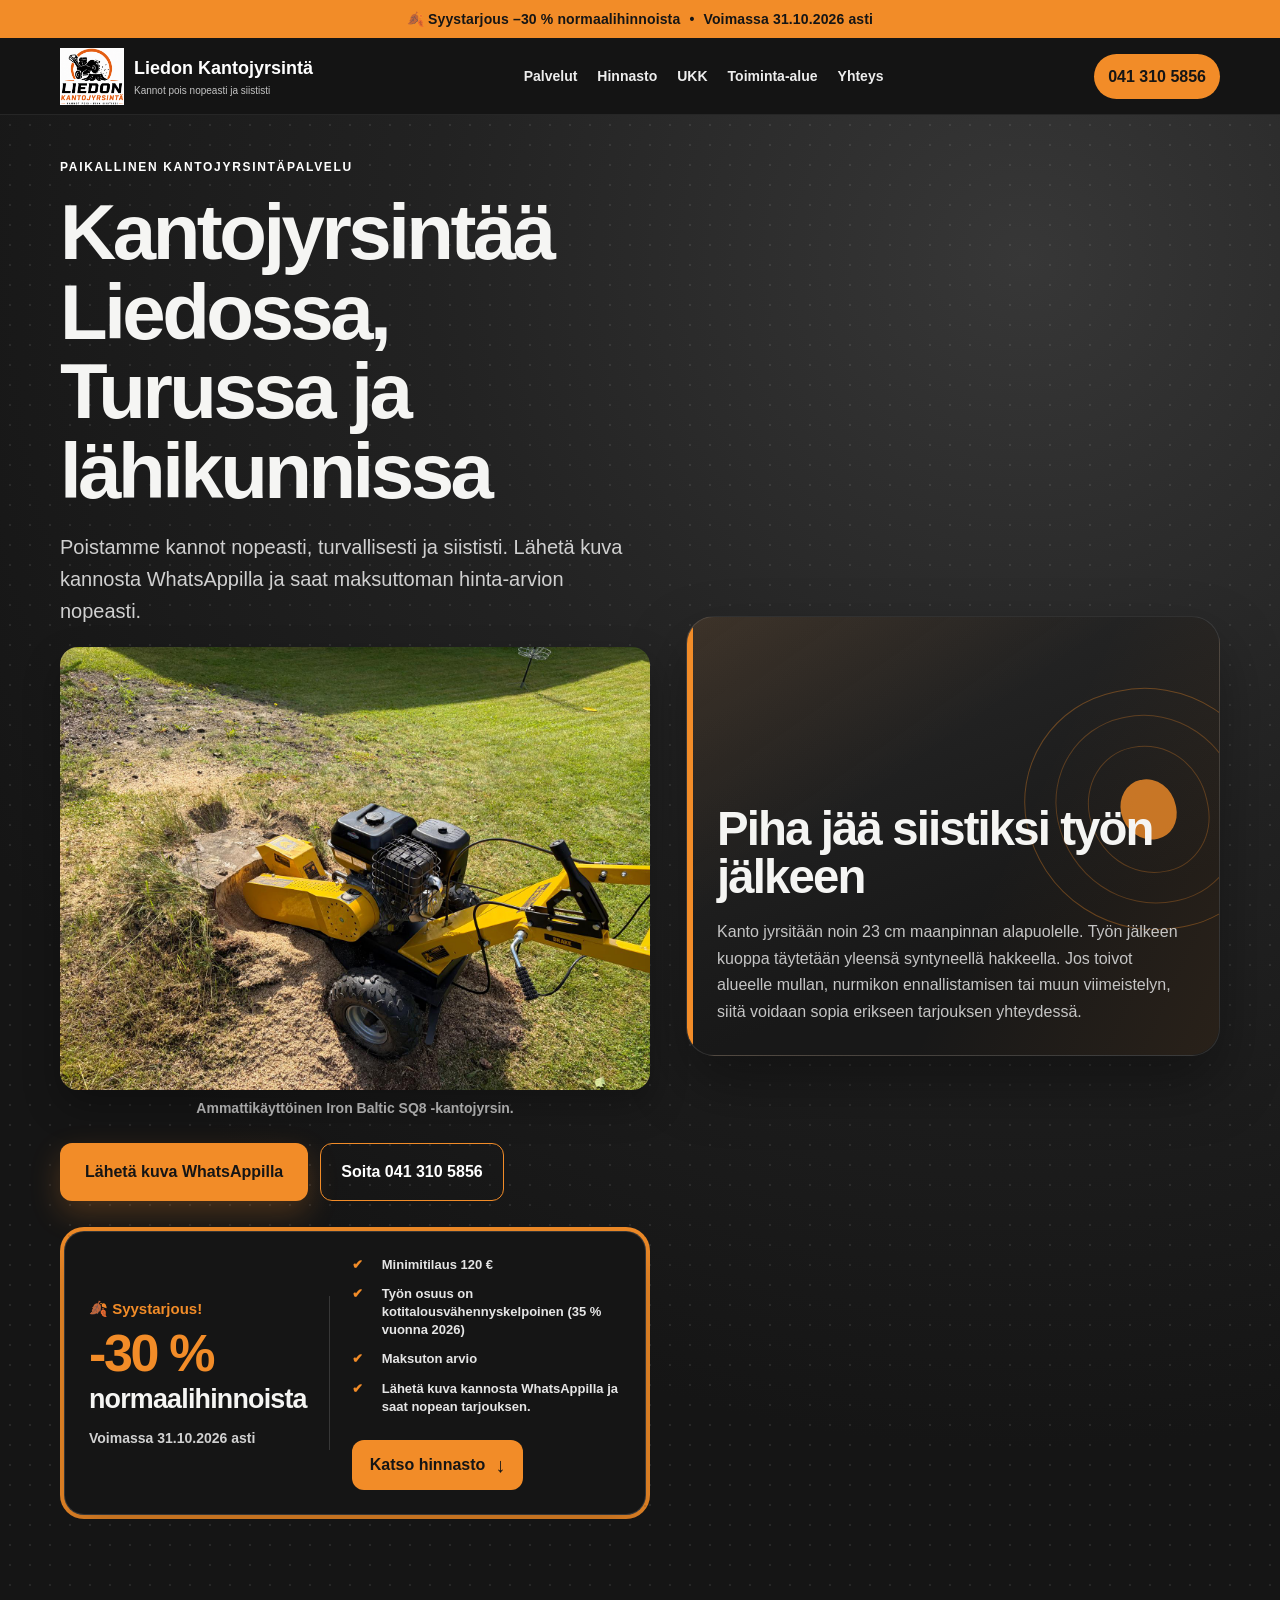
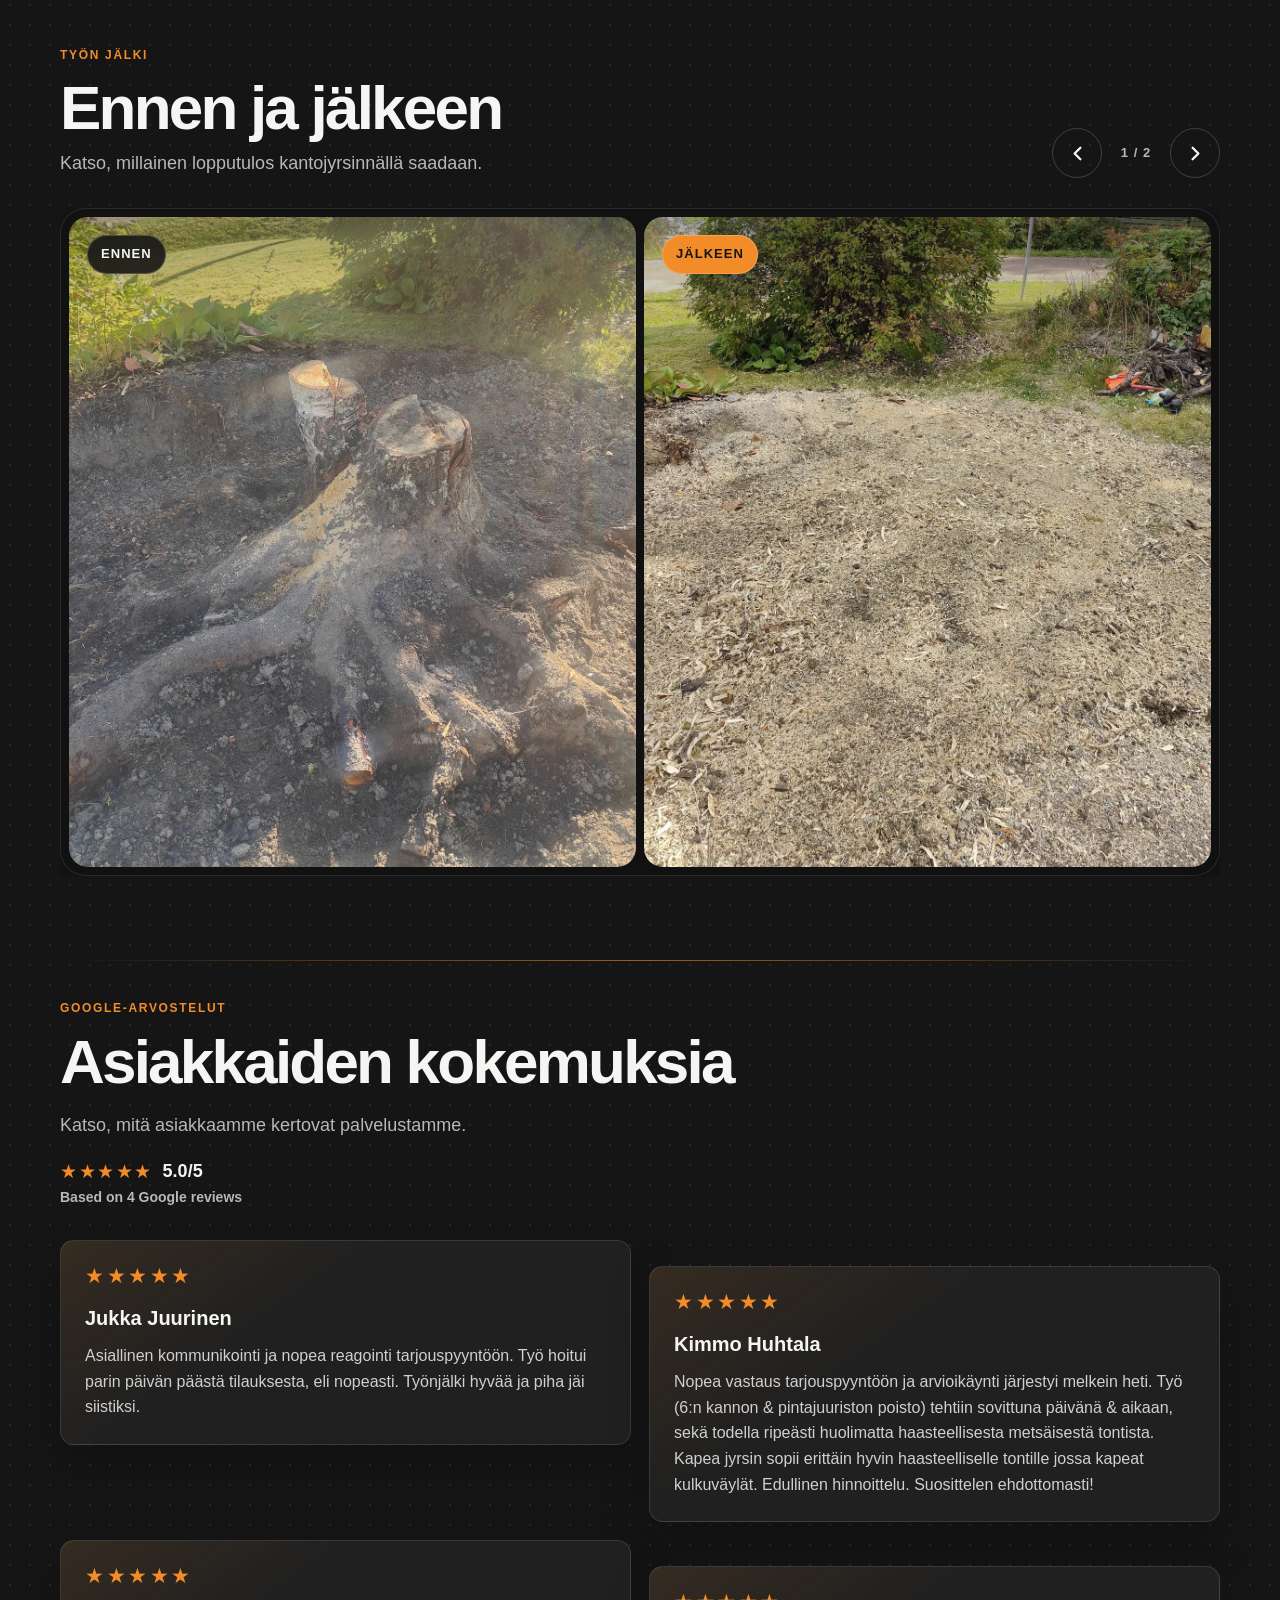
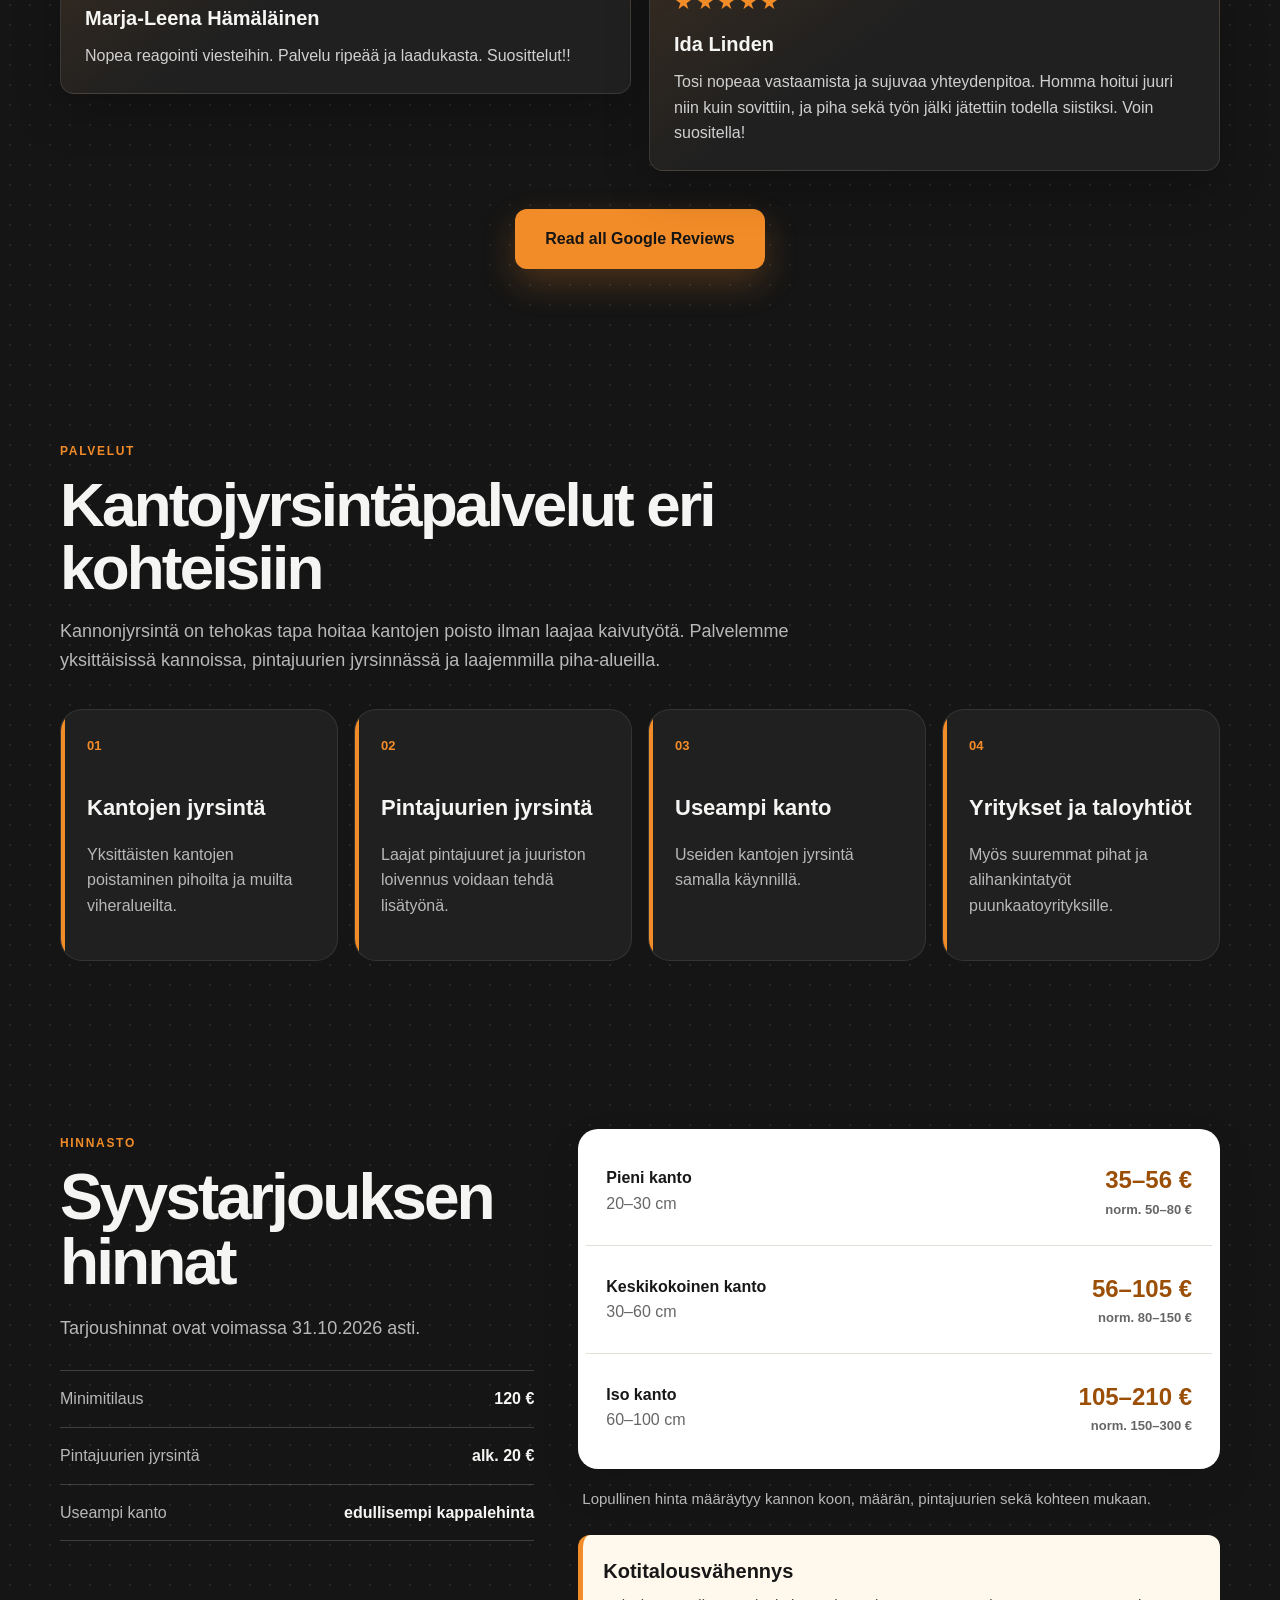
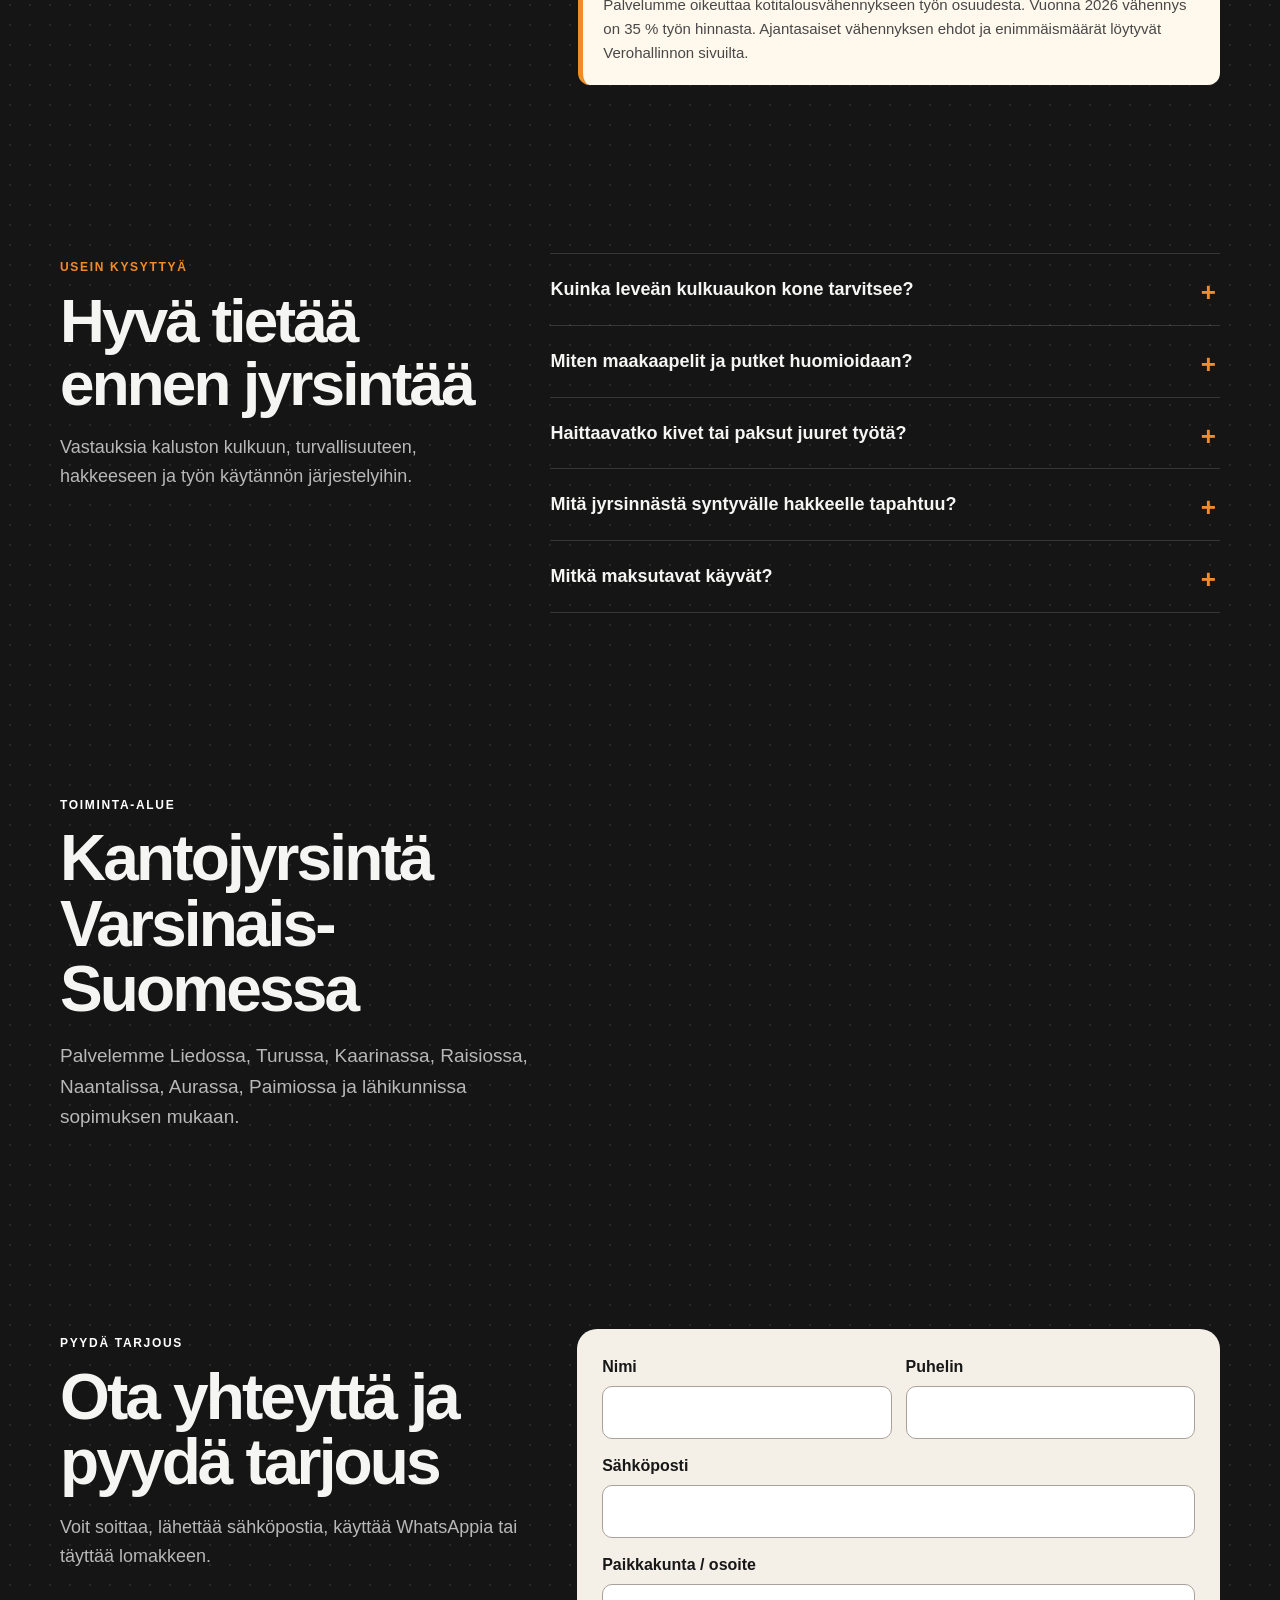
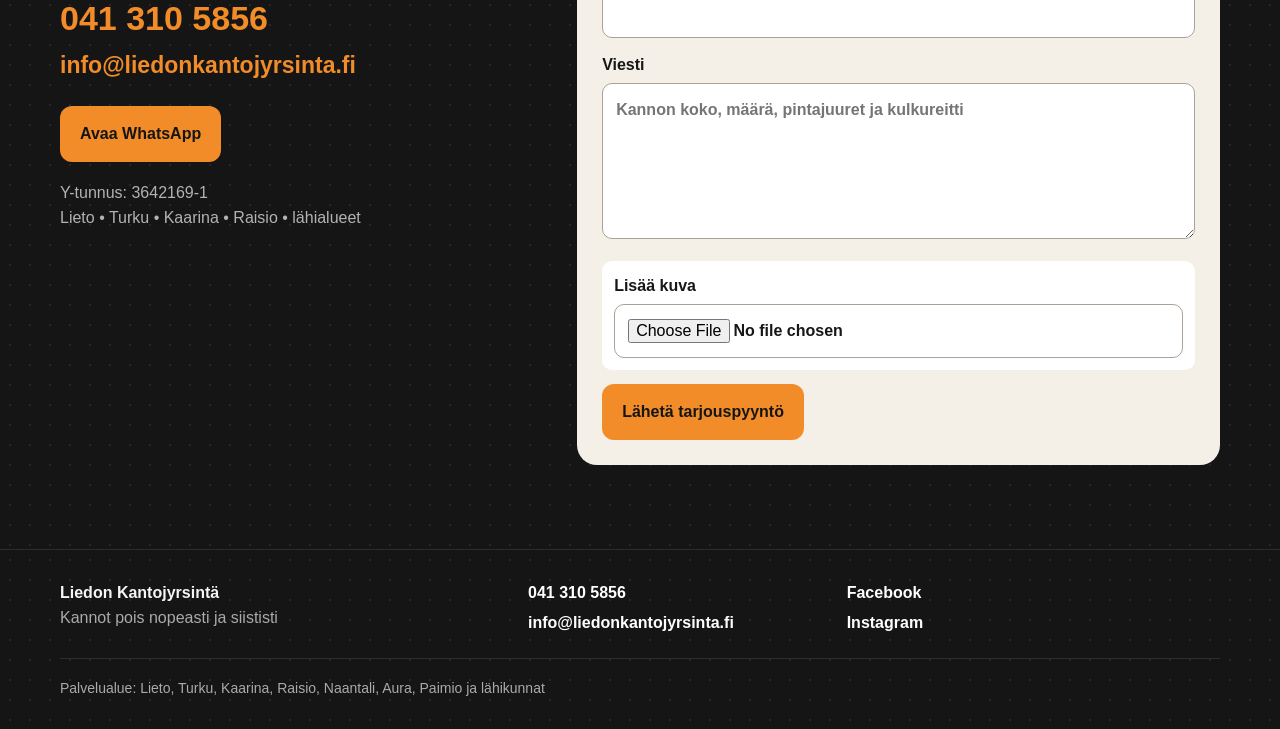
<file: index.html>
<!DOCTYPE html>

<html lang="fi">
<head>
<meta charset="utf-8"/>
<meta content="width=device-width,initial-scale=1" name="viewport"/>
<!-- Google tag (gtag.js) -->
<script async src="https://www.googletagmanager.com/gtag/js?id=G-HK8NTTSECP"></script>
<script>
  window.dataLayer = window.dataLayer || [];
  function gtag(){dataLayer.push(arguments);}
  gtag('js', new Date());
  gtag('config', 'G-HK8NTTSECP');
</script>
<title>Kantojyrsintä Lieto ja Turku | Liedon Kantojyrsintä</title>
<meta content="Kantojyrsintää Liedossa, Turussa ja Varsinais-Suomessa. Kantojen poisto ja pintajuurien jyrsintä nopeasti ja siististi. Pyydä maksuton arvio." name="description"/>
<meta content="#171717" name="theme-color"/>
<link href="https://liedonkantojyrsinta.fi/" rel="canonical"/>
<link href="/favicon.ico?v=20260825" rel="icon" sizes="any"/>
<link href="/favicon-32x32.png?v=20260825" rel="icon" sizes="32x32" type="image/png"/>
<link href="/favicon-16x16.png?v=20260825" rel="icon" sizes="16x16" type="image/png"/>
<link href="/apple-touch-icon.png?v=20260825" rel="apple-touch-icon" sizes="180x180"/>
<link href="/site.webmanifest?v=20260825" rel="manifest"/>
<meta content="Kantojyrsintä Lieto ja Turku | Liedon Kantojyrsintä" property="og:title"/>
<meta content="Kantojen poisto ja pintajuurien jyrsintä Liedossa, Turussa ja muualla Varsinais-Suomessa. Pyydä maksuton hinta-arvio." property="og:description"/>
<meta content="website" property="og:type"/>
<meta content="fi_FI" property="og:locale"/>
<meta content="https://liedonkantojyrsinta.fi" property="og:url"/>
<meta content="https://liedonkantojyrsinta.fi/og-image.png?v=20260825" property="og:image"/>
<meta content="https://liedonkantojyrsinta.fi/og-image.png?v=20260825" property="og:image:secure_url"/>
<meta content="image/png" property="og:image:type"/>
<meta content="1200" property="og:image:width"/>
<meta content="630" property="og:image:height"/>
<meta content="Liedon Kantojyrsinnän logo vaalealla taustalla" property="og:image:alt"/>
<meta content="Liedon Kantojyrsintä" property="og:site_name"/>
<meta content="summary_large_image" name="twitter:card"/>
<meta content="Kantojyrsintä Lieto ja Turku | Liedon Kantojyrsintä" name="twitter:title"/>
<meta content="Kantojen poisto ja pintajuurien jyrsintä Liedossa, Turussa ja muualla Varsinais-Suomessa. Pyydä maksuton hinta-arvio." name="twitter:description"/>
<meta content="https://liedonkantojyrsinta.fi/og-image.png?v=20260825" name="twitter:image"/>
<meta content="Liedon Kantojyrsinnän logo vaalealla taustalla" name="twitter:image:alt"/>
<link href="style.css" rel="stylesheet"/>
<script type="application/ld+json">
{
  "@context": "https://schema.org",
  "@type": "LocalBusiness",
  "name": "Liedon Kantojyrsintä",
  "description": "Kantojyrsintä, kantojen poisto ja pintajuurien jyrsintä Liedossa, Turussa ja muualla Varsinais-Suomessa.",
  "url": "https://liedonkantojyrsinta.fi/",
  "logo": "https://liedonkantojyrsinta.fi/images/liedon-kantojyrsinta-logo-transparent.png",
  "image": "https://liedonkantojyrsinta.fi/og-image.png",
  "telephone": "+358413105856",
  "email": "info@liedonkantojyrsinta.fi",
  "taxID": "3642169-1",
  "priceRange": "€€",
  "areaServed": ["Lieto", "Turku", "Kaarina", "Raisio", "Naantali", "Aura", "Paimio", "Varsinais-Suomi"]
}
</script>
</head>
<body>
<a class="skip-link" href="#sisalto">Siirry sisältöön</a>
<div class="announcement-bar" role="status">
<div class="container">🍂 Syystarjous –30 % normaalihinnoista <span aria-hidden="true">•</span> Voimassa 31.10.2026 asti</div>
</div>
<header class="site-header">
<div class="container header-inner">
<a class="brand" href="#alku">
<img alt="Liedon Kantojyrsintä" decoding="async" height="862" src="images/liedon-kantojyrsinta-logo-white.png" width="964"/>
<span>
<strong>Liedon Kantojyrsintä</strong>
<small>Kannot pois nopeasti ja siististi</small>
</span>
</a>
<button aria-controls="paavalikko" aria-expanded="false" aria-label="Avaa valikko" class="menu-toggle" type="button">
<span></span><span></span><span></span>
</button>
<nav aria-label="Päävalikko" class="nav" id="paavalikko">
<a href="#palvelut">Palvelut</a>
<a href="#hinnasto">Hinnasto</a>
<a href="#ukk">UKK</a>
<a href="#alue">Toiminta-alue</a>
<a href="#yhteys">Yhteys</a>
</nav>
<a class="header-call" href="tel:+358413105856">041 310 5856</a>
</div>
</header>
<main id="sisalto">
<section class="hero" id="alku">
<div class="hero-noise"></div>
<div class="container hero-grid">
<div class="hero-copy">
<span class="eyebrow">Paikallinen kantojyrsintäpalvelu</span>
<h1>Kantojyrsintää Liedossa, Turussa ja lähikunnissa</h1>
<p>Poistamme kannot nopeasti, turvallisesti ja siististi. Lähetä kuva kannosta WhatsAppilla ja saat maksuttoman hinta-arvion nopeasti.</p>
<img alt="Kantojyrsin pihalla" class="hero-stump-image" decoding="async" height="1200" src="stump-grinder.jpg" width="1600"/>
<p class="hero-stump-caption">Ammattikäyttöinen Iron Baltic SQ8 -kantojyrsin.</p>
<div class="hero-actions">
<a class="btn btn-orange" href="https://wa.me/358413105856?text=Hei%20Liedon%20Kantojyrsint%C3%A4!%20Haluaisin%20hinta-arvion%20kannosta." rel="noopener" target="_blank">
            Lähetä kuva WhatsAppilla
          </a>
<a class="btn btn-ghost" href="tel:+358413105856">Soita 041 310 5856</a>
</div>
<section class="campaign-section" aria-labelledby="campaign-title">
<div class="campaign-card">
<div class="campaign-offer">
<span class="campaign-kicker">🍂 Syystarjous!</span>
<h2 id="campaign-title">-30 % <span>normaalihinnoista</span></h2>
<p>Voimassa 31.10.2026 asti</p>
</div>
<div class="campaign-details">
<ul>
<li><span aria-hidden="true">✔</span> Minimitilaus 120 €</li>
<li><span aria-hidden="true">✔</span> Työn osuus on kotitalousvähennyskelpoinen (35 % vuonna 2026)</li>
<li><span aria-hidden="true">✔</span> Maksuton arvio</li>
<li><span aria-hidden="true">✔</span> Lähetä kuva kannosta WhatsAppilla ja saat nopean tarjouksen.</li>
</ul>
<a class="btn btn-orange campaign-price-link" href="#hinnasto">Katso hinnasto <span aria-hidden="true">↓</span></a>
</div>
</div>
</section>
</div>
<div class="hero-visual">
<div class="hero-service-card">
<div aria-hidden="true" class="stump-rings"><span></span><span></span><span></span></div>
<div class="service-card-copy">
<h2>Piha jää siistiksi työn jälkeen</h2>
<p>Kanto jyrsitään noin 23 cm maanpinnan alapuolelle. Työn jälkeen kuoppa täytetään yleensä syntyneellä hakkeella. Jos toivot alueelle mullan, nurmikon ennallistamisen tai muun viimeistelyn, siitä voidaan sopia erikseen tarjouksen yhteydessä.</p>
</div>
</div>
</div>
</div>
</section>
<section class="section results-section" id="ennen-jalkeen" aria-labelledby="results-title">
<div class="container">
<div class="results-heading">
<div>
<span class="eyebrow orange">Työn jälki</span>
<h2 id="results-title">Ennen ja jälkeen</h2>
<p>Katso, millainen lopputulos kantojyrsinnällä saadaan.</p>
</div>
<div class="carousel-controls" role="group" aria-label="Kuvakarusellin ohjaimet">
<button class="carousel-button carousel-previous" type="button" aria-label="Edellinen kuvapari">
<svg aria-hidden="true" viewBox="0 0 24 24"><path d="m15 18-6-6 6-6"/></svg>
</button>
<span class="carousel-status" aria-live="polite">1 / 2</span>
<button class="carousel-button carousel-next" type="button" aria-label="Seuraava kuvapari">
<svg aria-hidden="true" viewBox="0 0 24 24"><path d="m9 18 6-6-6-6"/></svg>
</button>
</div>
</div>
<div class="results-carousel" data-carousel tabindex="0" role="region" aria-roledescription="karuselli" aria-label="Kantojyrsinnän ennen- ja jälkeen-kuvat">
<div class="results-track">
<article class="result-pair">
<figure>
<div class="result-image-wrap">
<img alt="Piha ja kanto ennen kantojyrsintää" decoding="async" height="1400" loading="lazy" src="images/ennen.webp" width="1364"/>
<span class="result-label">Ennen</span>
</div>
</figure>
<figure>
<div class="result-image-wrap">
<img alt="Sama piha kantojyrsinnän jälkeen" decoding="async" height="1400" loading="lazy" src="images/jalkeen.webp" width="1228"/>
<span class="result-label result-label-after">Jälkeen</span>
</div>
</figure>
</article>
<article class="result-pair">
<figure>
<div class="result-image-wrap">
<img alt="Kanto pihassa ennen kantojyrsintää" decoding="async" height="1800" loading="lazy" src="images/tyonjalki-ennen-2.webp" width="1490"/>
<span class="result-label">Ennen</span>
</div>
</figure>
<figure>
<div class="result-image-wrap">
<img alt="Piha uuden kantojyrsinnän jälkeen" decoding="async" height="984" loading="lazy" src="images/tyonjalki-jalkeen-2.webp" width="1800"/>
<span class="result-label result-label-after">Jälkeen</span>
</div>
</figure>
</article>
</div>
</div>
</div>
</section>
<section class="section reviews-section" aria-labelledby="reviews-title">
<div class="container">
<div class="section-heading reviews-heading">
<span class="eyebrow orange">Google-arvostelut</span>
<h2 id="reviews-title">Asiakkaiden kokemuksia</h2>
<p>Katso, mitä asiakkaamme kertovat palvelustamme.</p>
<div class="reviews-summary" aria-label="Google-arvostelujen yhteenveto">
<div class="reviews-summary-rating"><span aria-hidden="true">★★★★★</span> <strong>5.0/5</strong></div>
<span>Based on 4 Google reviews</span>
</div>
</div>
<div class="reviews-grid">
<article class="review-card">
<div class="review-stars" role="img" aria-label="5 tähteä viidestä">★★★★★</div>
<h3>Jukka Juurinen</h3>
<p>Asiallinen kommunikointi ja nopea reagointi tarjouspyyntöön. Työ hoitui parin päivän päästä tilauksesta, eli nopeasti. Työnjälki hyvää ja piha jäi siistiksi.</p>
</article>
<article class="review-card">
<div class="review-stars" role="img" aria-label="5 tähteä viidestä">★★★★★</div>
<h3>Kimmo Huhtala</h3>
<p>Nopea vastaus tarjouspyyntöön ja arvioikäynti järjestyi melkein heti. Työ (6:n kannon &amp; pintajuuriston poisto) tehtiin sovittuna päivänä &amp; aikaan, sekä todella ripeästi huolimatta haasteellisesta metsäisestä tontista. Kapea jyrsin sopii erittäin hyvin haasteelliselle tontille jossa kapeat kulkuväylät. Edullinen hinnoittelu. Suosittelen ehdottomasti!</p>
</article>
<article class="review-card">
<div class="review-stars" role="img" aria-label="5 tähteä viidestä">★★★★★</div>
<h3>Marja-Leena Hämäläinen</h3>
<p>Nopea reagointi viesteihin. Palvelu ripeää ja laadukasta. Suosittelut!!</p>
</article>
<article class="review-card">
<div class="review-stars" role="img" aria-label="5 tähteä viidestä">★★★★★</div>
<h3>Ida Linden</h3>
<p>Tosi nopeaa vastaamista ja sujuvaa yhteydenpitoa. Homma hoitui juuri niin kuin sovittiin, ja piha sekä työn jälki jätettiin todella siistiksi. Voin suositella!</p>
</article>
</div>
<div class="reviews-action">
<a class="btn btn-orange" href="https://g.page/r/CWQVvDWn3kR4EBM/review" rel="noopener noreferrer" target="_blank">Read all Google Reviews</a>
</div>
</div>
</section>
<section class="section" id="palvelut">
<div class="container">
<div class="section-heading">
<span class="eyebrow orange">Palvelut</span>
<h2>Kantojyrsintäpalvelut eri kohteisiin</h2>
<p>Kannonjyrsintä on tehokas tapa hoitaa kantojen poisto ilman laajaa kaivutyötä. Palvelemme yksittäisissä kannoissa, pintajuurien jyrsinnässä ja laajemmilla piha-alueilla.</p>
</div>
<div class="services-grid">
<article>
<div class="service-icon">01</div>
<h3>Kantojen jyrsintä</h3>
<p>Yksittäisten kantojen poistaminen pihoilta ja muilta viheralueilta.</p>
</article>
<article>
<div class="service-icon">02</div>
<h3>Pintajuurien jyrsintä</h3>
<p>Laajat pintajuuret ja juuriston loivennus voidaan tehdä lisätyönä.</p>
</article>
<article>
<div class="service-icon">03</div>
<h3>Useampi kanto</h3>
<p>Useiden kantojen jyrsintä samalla käynnillä.</p>
</article>
<article>
<div class="service-icon">04</div>
<h3>Yritykset ja taloyhtiöt</h3>
<p>Myös suuremmat pihat ja alihankintatyöt puunkaatoyrityksille.</p>
</article>
</div>
</div>
</section>
<section class="section pricing-section" id="hinnasto">
<div class="container pricing-layout">
<div class="pricing-copy">
<span class="eyebrow orange">Hinnasto</span>
<h2>Syystarjouksen hinnat</h2>
<p>Tarjoushinnat ovat voimassa 31.10.2026 asti.</p>
<div class="pricing-facts">
<div><span>Minimitilaus</span><strong>120 €</strong></div>
<div><span>Pintajuurien jyrsintä</span><strong>alk. 20 €</strong></div>
<div><span>Useampi kanto</span><strong>edullisempi kappalehinta</strong></div>
</div>
</div>
<div class="price-column">
<div class="price-table">
<div class="price-row">
<div><strong>Pieni kanto</strong><span>20–30 cm</span></div>
<div class="price-value"><b>35–56 €</b><span>norm. 50–80 €</span></div>
</div>
<div class="price-row">
<div><strong>Keskikokoinen kanto</strong><span>30–60 cm</span></div>
<div class="price-value"><b>56–105 €</b><span>norm. 80–150 €</span></div>
</div>
<div class="price-row">
<div><strong>Iso kanto</strong><span>60–100 cm</span></div>
<div class="price-value"><b>105–210 €</b><span>norm. 150–300 €</span></div>
</div>
</div>
<p class="pricing-note">Lopullinen hinta määräytyy kannon koon, määrän, pintajuurien sekä kohteen mukaan.</p>
<aside class="tax-deduction" aria-labelledby="kotitalousvahennys-title">
<h3 id="kotitalousvahennys-title">Kotitalousvähennys</h3>
<p>Palvelumme oikeuttaa kotitalousvähennykseen työn osuudesta. Vuonna 2026 vähennys on 35 % työn hinnasta. Ajantasaiset vähennyksen ehdot ja enimmäismäärät löytyvät Verohallinnon sivuilta.</p>
</aside>
</div>
</div>
</section>
<section class="section faq-section" id="ukk">
<div class="container faq-layout">
<div class="section-heading">
<span class="eyebrow orange">Usein kysyttyä</span>
<h2>Hyvä tietää ennen jyrsintää</h2>
<p>Vastauksia kaluston kulkuun, turvallisuuteen, hakkeeseen ja työn käytännön järjestelyihin.</p>
</div>
<div class="faq-list">
<details>
<summary>Kuinka leveän kulkuaukon kone tarvitsee?</summary>
<p>Ilmoita tarjouspyynnössä kulkureitin kapein leveys sekä mahdolliset portaat, jyrkät kohdat ja portit. Kaluston sopivuus varmistetaan ennen työn sopimista.</p>
</details>
<details>
<summary>Miten maakaapelit ja putket huomioidaan?</summary>
<p>Kerro kaikista tiedossa olevista maakaapeleista, putkista ja kastelujärjestelmistä. Niiden sijainti on selvitettävä ennen jyrsinnän aloittamista.</p>
</details>
<details>
<summary>Haittaavatko kivet tai paksut juuret työtä?</summary>
<p>Kivet, maa-aines ja laajat pintajuuret voivat vaikuttaa työn laajuuteen ja hintaan. Lähetä niistä kuvat etukäteen, jos ne ovat näkyvissä.</p>
</details>
<details>
<summary>Mitä jyrsinnästä syntyvälle hakkeelle tapahtuu?</summary>
<p>Jyrsinnän jälkeen kuoppa täytetään yleensä syntyneellä hakkeella. Jos toivot alueelle multaa, nurmikon ennallistamista tai muuta viimeistelyä, siitä voidaan sopia erikseen tarjouksen yhteydessä.</p>
</details>
<details>
<summary>Mitkä maksutavat käyvät?</summary>
<p>Maksutapa sovitaan tarjouksen yhteydessä. Kysy käytettävissä olevista maksutavoista ennen työn tilaamista.</p>
</details>
</div>
</div>
</section>


<section class="section area-section" id="alue">
<div class="container area-grid">
<div>
<span class="eyebrow">Toiminta-alue</span>
<h2>Kantojyrsintä Varsinais-Suomessa</h2>
<p>Palvelemme Liedossa, Turussa, Kaarinassa, Raisiossa, Naantalissa, Aurassa, Paimiossa ja lähikunnissa sopimuksen mukaan.</p>
</div>
<iframe loading="lazy" referrerpolicy="no-referrer-when-downgrade" src="https://www.google.com/maps?q=Lieto%2C%20Finland&amp;output=embed" title="Liedon Kantojyrsinnän toiminta-alue">
</iframe>
</div>
</section>

<section class="section contact-section" id="yhteys">
<div class="container contact-grid">
<div>
<span class="eyebrow">Pyydä tarjous</span>
<h2>Ota yhteyttä ja pyydä tarjous</h2>
<p>Voit soittaa, lähettää sähköpostia, käyttää WhatsAppia tai täyttää lomakkeen.</p>
<a class="contact-phone" href="tel:+358413105856">041 310 5856</a>
<a class="contact-email" href="mailto:info@liedonkantojyrsinta.fi">info@liedonkantojyrsinta.fi</a>
<div class="contact-actions">
<a class="btn btn-orange" href="https://wa.me/358413105856?text=Hei%20Liedon%20Kantojyrsint%C3%A4!%20Haluaisin%20hinta-arvion%20kannosta." rel="noopener" target="_blank">Avaa WhatsApp</a>
</div>
<div class="business-id">Y-tunnus: 3642169-1</div>
<div class="contact-meta">Lieto • Turku • Kaarina • Raisio • lähialueet</div>
</div>
<form data-netlify="true" enctype="multipart/form-data" id="tarjouspyynto" method="POST" name="tarjouspyynto" netlify-honeypot="bot-field">
<input name="form-name" type="hidden" value="tarjouspyynto"/>
<p class="honeypot"><label>Älä täytä tätä kenttää<input autocomplete="off" name="bot-field" tabindex="-1" type="text"/></label></p>
<div class="form-row">
<label>Nimi<input name="nimi" required="" type="text"/></label>
<label>Puhelin<input name="puhelin" required="" type="tel"/></label>
</div>
<label>Sähköposti<input name="sahkoposti" type="email"/></label>
<label>Paikkakunta / osoite<input name="osoite" type="text"/></label>
<label>Viesti<textarea name="viesti" placeholder="Kannon koko, määrä, pintajuuret ja kulkureitti" rows="5"></textarea></label>
<label class="file-field">Lisää kuva<input accept="image/*" name="kuva" type="file"/></label>
<button class="btn btn-orange" type="submit">Lähetä tarjouspyyntö</button>
<p class="form-status" hidden role="status"></p>
</form>
</div>
</section>
</main>
<footer>
<div class="container footer-grid">
<div>
<strong>Liedon Kantojyrsintä</strong>
<span>Kannot pois nopeasti ja siististi</span>
</div>
<div class="footer-contact">
<a href="tel:+358413105856">041 310 5856</a>
<a href="mailto:info@liedonkantojyrsinta.fi">info@liedonkantojyrsinta.fi</a>
</div>
<div class="footer-socials" aria-label="Sosiaalinen media">
<span>Facebook</span>
<span>Instagram</span>
</div>
<p class="footer-service-area">Palvelualue: Lieto, Turku, Kaarina, Raisio, Naantali, Aura, Paimio ja lähikunnat</p>
</div>
</footer>
<script>
const menuToggle = document.querySelector('.menu-toggle');
const closeMenu = () => {
  document.body.classList.remove('menu-open');
  menuToggle.setAttribute('aria-expanded', 'false');
  menuToggle.setAttribute('aria-label', 'Avaa valikko');
};

menuToggle.addEventListener('click', () => {
  const isOpen = document.body.classList.toggle('menu-open');
  menuToggle.setAttribute('aria-expanded', String(isOpen));
  menuToggle.setAttribute('aria-label', isOpen ? 'Sulje valikko' : 'Avaa valikko');
});

document.querySelectorAll('.nav a').forEach(link => link.addEventListener('click', closeMenu));
document.addEventListener('keydown', event => {
  if (event.key === 'Escape') closeMenu();
});

document.querySelectorAll('[data-carousel]').forEach(carousel => {
  const track = carousel.querySelector('.results-track');
  const slides = Array.from(carousel.querySelectorAll('.result-pair'));
  const section = carousel.closest('.results-section');
  const previousButton = section.querySelector('.carousel-previous');
  const nextButton = section.querySelector('.carousel-next');
  const status = section.querySelector('.carousel-status');
  let currentSlide = 0;
  let scrollTimer;

  previousButton.disabled = slides.length < 2;
  nextButton.disabled = slides.length < 2;

  const updateCarousel = slideIndex => {
    currentSlide = (slideIndex + slides.length) % slides.length;
    const firstSlideOffset = slides[0].offsetLeft;
    track.scrollTo({ left: slides[currentSlide].offsetLeft - firstSlideOffset, behavior: 'smooth' });
    status.textContent = `${currentSlide + 1} / ${slides.length}`;
  };

  const updateStatusAfterSwipe = () => {
    const firstSlideOffset = slides[0].offsetLeft;
    const nearestSlide = slides.reduce((nearest, slide, index) => {
      const slidePosition = slide.offsetLeft - firstSlideOffset;
      const distance = Math.abs(slidePosition - track.scrollLeft);
      return distance < nearest.distance ? { index, distance } : nearest;
    }, { index: 0, distance: Infinity });
    currentSlide = nearestSlide.index;
    status.textContent = `${currentSlide + 1} / ${slides.length}`;
  };

  previousButton.addEventListener('click', () => updateCarousel(currentSlide - 1));
  nextButton.addEventListener('click', () => updateCarousel(currentSlide + 1));
  carousel.addEventListener('keydown', event => {
    if (event.key === 'ArrowLeft') updateCarousel(currentSlide - 1);
    if (event.key === 'ArrowRight') updateCarousel(currentSlide + 1);
  });
  track.addEventListener('scroll', () => {
    clearTimeout(scrollTimer);
    scrollTimer = setTimeout(updateStatusAfterSwipe, 100);
  }, { passive: true });
});

const form = document.querySelector('#tarjouspyynto');
const formStatus = form.querySelector('.form-status');
form.addEventListener('submit', async event => {
  event.preventDefault();
  const submitButton = form.querySelector('button[type="submit"]');
  submitButton.disabled = true;
  submitButton.textContent = 'Lähetetään…';
  formStatus.hidden = true;

  try {
    const response = await fetch('/', { method: 'POST', body: new FormData(form) });
    if (!response.ok) throw new Error('Lähetys epäonnistui');
    form.reset();
    formStatus.textContent = 'Kiitos yhteydenotosta! Tarjouspyyntösi on lähetetty. Vastaamme yleensä saman päivän aikana.';
    formStatus.className = 'form-status success';
    if (typeof gtag === 'function') {
    gtag('event', 'generate_lead');
  }
  } catch (error) {
    formStatus.textContent = 'Lähetys ei onnistunut. Kokeile uudelleen tai ota yhteyttä puhelimitse tai sähköpostilla.';
    formStatus.className = 'form-status error';
  } finally {
    formStatus.hidden = false;
    submitButton.disabled = false;
    submitButton.textContent = 'Lähetä tarjouspyyntö';
  }
});
</script>
</body>
</html>
</file>
<file: style.css>
:root {
  --black: #151515;
  --black-deep: #090909;
  --black-soft: #202020;
  --orange: #f28c28;
  --cream: #efebe4;
  --white: #f5f5f3;
  --muted: #b8b8b8;
}

* {
  box-sizing: border-box;
}

html {
  scroll-behavior: smooth;
}

body {
  margin: 0;
  font-family: Arial, Helvetica, sans-serif;
  background: var(--black);
  color: var(--white);
  line-height: 1.6;
}

main {
  background-color: var(--black);
  background-image: radial-gradient(rgba(255, 255, 255, .08) 1px, transparent 1px);
  background-size: 20px 20px;
}

a,
button,
input,
textarea,
summary {
  outline-offset: 4px;
}

:focus-visible {
  outline: 3px solid #ffd19f;
  box-shadow: 0 0 0 2px var(--black);
}

.skip-link {
  position: fixed;
  top: 10px;
  left: 10px;
  z-index: 100;
  padding: 10px 14px;
  border-radius: 8px;
  background: var(--orange);
  color: var(--black);
  font-weight: 900;
  text-decoration: none;
  transform: translateY(-160%);
  transition: transform .18s ease;
}

.skip-link:focus {
  transform: translateY(0);
}

.container {
  width: min(1160px, calc(100% - 32px));
  margin: auto;
}

.announcement-bar {
  position: relative;
  z-index: 60;
  padding: 8px 0;
  background: var(--orange);
  color: var(--black);
  font-size: 14px;
  font-weight: 900;
  letter-spacing: .01em;
  text-align: center;
}

.announcement-bar span {
  margin: 0 5px;
}

.site-header {
  position: sticky;
  top: 0;
  z-index: 50;
  background: rgba(21, 21, 21, .96);
  backdrop-filter: blur(12px);
  border-bottom: 1px solid rgba(255, 255, 255, .08);
}

.header-inner {
  display: flex;
  align-items: center;
  justify-content: space-between;
  gap: 20px;
  height: 76px;
}

.brand {
  display: flex;
  align-items: center;
  gap: 10px;
  color: #fff;
  text-decoration: none;
}

.brand img {
  width: 64px;
  height: auto;
  object-fit: contain;
}

.brand span,
.trust-grid strong,
.trust-grid span,
.price-row div strong,
.price-row div span,
.footer-grid div {
  display: flex;
  flex-direction: column;
}

.brand strong {
  font-size: 18px;
}

.brand small {
  color: #c4c4c4;
  font-size: 10px;
}

.nav {
  display: flex;
  gap: 20px;
}

.nav a {
  color: #ededed;
  font-size: 14px;
  font-weight: 800;
  text-decoration: none;
}

.nav a:hover,
.footer-grid a:hover,
.contact-email:hover {
  color: var(--orange);
}

.header-call {
  padding: 10px 14px;
  border-radius: 999px;
  background: var(--orange);
  color: var(--black);
  font-weight: 900;
  text-decoration: none;
}

.menu-toggle {
  display: none;
  width: 46px;
  padding: 5px;
  border: 0;
  background: none;
  cursor: pointer;
}

.menu-toggle span {
  display: block;
  height: 3px;
  margin: 6px 0;
  background: var(--orange);
  transition: transform .18s ease, opacity .18s ease;
}

.menu-open .menu-toggle span:first-child {
  transform: translateY(9px) rotate(45deg);
}

.menu-open .menu-toggle span:nth-child(2) {
  opacity: 0;
}

.menu-open .menu-toggle span:last-child {
  transform: translateY(-9px) rotate(-45deg);
}

.hero {
  position: relative;
  overflow: hidden;
  background: radial-gradient(circle at 80% 10%, #373737 0, #222 36%, var(--black) 72%);
}

.hero-noise {
  position: absolute;
  inset: 0;
  opacity: .08;
  background-image: radial-gradient(#fff 1px, transparent 1px);
  background-size: 20px 20px;
}

.hero-grid {
  position: relative;
  z-index: 2;
  display: grid;
  grid-template-columns: 1.05fr .95fr;
  gap: 36px;
  align-items: center;
  min-height: 530px;
  padding: 38px 0;
}

.eyebrow {
  display: inline-block;
  color: #fff;
  font-size: 12px;
  font-weight: 900;
  letter-spacing: .14em;
  text-transform: uppercase;
}

.eyebrow.orange {
  color: var(--orange);
}

.hero h1 {
  max-width: 900px;
  margin: 14px 0 20px;
  font-size: clamp(44px, 6.2vw, 78px);
  line-height: 1.02;
  letter-spacing: -.045em;
}

.hero-copy > p {
  max-width: 680px;
  color: #d0d0d0;
  font-size: 20px;
}

.hero-copy {
  min-width: 0;
}

.hero-stump-image {
  display: block;
  width: 100%;
  height: auto;
  margin-top: 20px;
  border-radius: 18px;
  box-shadow: 0 16px 36px rgba(0, 0, 0, .28);
}

.hero-copy > .hero-stump-caption {
  max-width: none;
  margin: 8px 0 0;
  color: #d0d0d0;
  font-size: 14px;
  font-weight: 600;
  line-height: 1.5;
  text-align: center;
  opacity: .78;
}

.hero-actions {
  display: flex;
  gap: 12px;
  flex-wrap: wrap;
}

.hero-actions {
  margin-top: 24px;
}

.hero-actions .btn-orange {
  min-height: 58px;
  padding-inline: 25px;
  box-shadow: 0 12px 30px rgba(242, 140, 40, .24);
}

.btn {
  display: inline-flex;
  align-items: center;
  justify-content: center;
  min-height: 52px;
  padding: 15px 20px;
  border: 0;
  border-radius: 12px;
  font: inherit;
  font-weight: 900;
  text-decoration: none;
  cursor: pointer;
  transition: transform .18s ease, filter .18s ease;
}

.btn:hover {
  transform: translateY(-2px);
  filter: brightness(1.06);
}

.btn:disabled {
  cursor: wait;
  opacity: .7;
  transform: none;
}

.btn-orange {
  background: var(--orange);
  color: var(--black);
}

.btn-ghost {
  border: 1px solid var(--orange);
  background: transparent;
  color: #fff;
}

.trust-grid {
  display: grid;
  grid-template-columns: repeat(3, 1fr);
  gap: 12px;
  margin-top: 32px;
}

.trust-grid div {
  padding-top: 14px;
  border-top: 1px solid rgba(255, 255, 255, .16);
}

.trust-grid span {
  color: #b3b3b3;
  font-size: 12px;
}

.hero-service-card {
  position: relative;
  isolation: isolate;
  display: flex;
  flex-direction: column;
  justify-content: flex-end;
  min-height: 440px;
  padding: 30px;
  overflow: hidden;
  border: 1px solid rgba(255, 255, 255, .11);
  border-radius: 28px;
  background: linear-gradient(145deg, rgba(242, 140, 40, .1), transparent 38%), linear-gradient(160deg, #292929, #181818 70%);
  box-shadow: 0 28px 60px rgba(0, 0, 0, .34);
}

.hero-service-card::before {
  position: absolute;
  z-index: -1;
  inset: 0;
  border-radius: inherit;
  background: linear-gradient(115deg, transparent 58%, rgba(242, 140, 40, .08));
  content: "";
  pointer-events: none;
}

.hero-service-card::after {
  position: absolute;
  top: 0;
  left: 0;
  width: 6px;
  height: 100%;
  background: var(--orange);
  content: "";
}

.stump-rings {
  position: absolute;
  top: 70px;
  right: -52px;
  z-index: -1;
  width: 245px;
  height: 245px;
  border: 1px solid rgba(242, 140, 40, .34);
  border-radius: 47% 53% 45% 55%;
  transform: rotate(-12deg);
}

.stump-rings span {
  position: absolute;
  border: 1px solid rgba(242, 140, 40, .28);
  border-radius: inherit;
}

.stump-rings span:first-child { inset: 26px 30px; }
.stump-rings span:nth-child(2) { inset: 57px 62px; }
.stump-rings span:nth-child(3) {
  inset: 91px 94px;
  border: 0;
  background: var(--orange);
  opacity: .8;
}

.service-card-copy {
  max-width: 500px;
}

.service-card-copy h2 {
  margin: 0 0 18px;
  font-size: clamp(32px, 3.7vw, 48px);
  line-height: 1.02;
  letter-spacing: -.04em;
}

.service-card-copy p {
  margin: 0;
  color: #c5c5c5;
  font-size: 16px;
  line-height: 1.65;
}

.campaign-section {
  position: relative;
  margin-top: 26px;
  padding: 4px;
  overflow: hidden;
  border-radius: 24px;
  background: var(--orange);
  color: var(--black);
}

.campaign-section::before {
  position: absolute;
  inset: 0;
  opacity: .12;
  background-image: radial-gradient(#151515 1px, transparent 1px);
  background-size: 18px 18px;
  content: "";
}

.campaign-card {
  position: relative;
  display: grid;
  grid-template-columns: .8fr 1.2fr;
  gap: 22px;
  align-items: center;
  padding: 24px;
  border: 1px solid rgba(255, 255, 255, .14);
  border-radius: 20px;
  background: var(--black);
  color: var(--white);
  box-shadow: 0 18px 40px rgba(0, 0, 0, .24);
}

.campaign-offer {
  padding-right: 22px;
  border-right: 1px solid rgba(255, 255, 255, .15);
}

.campaign-kicker {
  color: var(--orange);
  font-size: 15px;
  font-weight: 900;
}

.campaign-offer h2 {
  margin: 8px 0 6px;
  color: var(--orange);
  font-size: clamp(38px, 4.2vw, 52px);
  line-height: .96;
  letter-spacing: -.045em;
}

.campaign-offer h2 span {
  display: block;
  margin-top: 8px;
  color: var(--white);
  font-size: clamp(20px, 2.1vw, 27px);
  letter-spacing: -.03em;
}

.campaign-offer p {
  margin: 14px 0 0;
  color: #d1d1d1;
  font-size: 14px;
  font-weight: 800;
}

.campaign-details ul {
  display: grid;
  gap: 11px;
  margin: 0 0 24px;
  padding: 0;
  list-style: none;
}

.campaign-details li {
  display: grid;
  grid-template-columns: 22px 1fr;
  gap: 8px;
  align-items: start;
  color: #e5e5e5;
  font-size: 13px;
  font-weight: 700;
  line-height: 1.4;
}

.campaign-details li span {
  color: var(--orange);
  font-weight: 900;
}

.campaign-price-link {
  gap: 10px;
  min-height: 48px;
  padding: 12px 18px;
}

.campaign-price-link span {
  font-size: 20px;
  line-height: 1;
  transition: transform .18s ease;
}

.campaign-price-link:hover span {
  transform: translateY(3px);
}

.section {
  padding: 84px 0;
  scroll-margin-top: 76px;
}

.section-heading {
  max-width: 760px;
  margin-bottom: 34px;
}

.section h2 {
  margin: 10px 0 14px;
  font-size: clamp(38px, 5.2vw, 62px);
  line-height: 1.02;
  letter-spacing: -.045em;
}

.section-heading p {
  color: #b8b8b8;
  font-size: 18px;
}

.results-section {
  position: relative;
  overflow: hidden;
  background: transparent;
}

.results-heading {
  position: relative;
  display: flex;
  align-items: end;
  justify-content: space-between;
  gap: 32px;
  margin-bottom: 30px;
}

.results-heading h2 {
  margin-bottom: 10px;
}

.results-heading p {
  margin: 0;
  color: var(--muted);
  font-size: 18px;
}

.carousel-controls {
  display: flex;
  flex: 0 0 auto;
  gap: 10px;
  align-items: center;
}

.carousel-button {
  display: grid;
  width: 50px;
  height: 50px;
  padding: 0;
  border: 1px solid rgba(255, 255, 255, .18);
  border-radius: 50%;
  background: transparent;
  color: var(--white);
  cursor: pointer;
  place-items: center;
  transition: color .18s ease, background .18s ease, transform .18s ease;
}

.carousel-button:hover {
  background: var(--orange);
  color: var(--black);
  transform: translateY(-2px);
}

.carousel-button:disabled {
  cursor: default;
  opacity: .38;
}

.carousel-button:disabled:hover {
  background: transparent;
  color: var(--white);
  transform: none;
}

.carousel-button svg {
  width: 23px;
  fill: none;
  stroke: currentColor;
  stroke-linecap: round;
  stroke-linejoin: round;
  stroke-width: 2.4;
}

.carousel-status {
  min-width: 48px;
  color: var(--muted);
  font-size: 13px;
  font-weight: 900;
  letter-spacing: .08em;
  text-align: center;
}

.results-carousel {
  position: relative;
  border-radius: 26px;
}

.results-track {
  display: flex;
  gap: 24px;
  overflow-x: auto;
  scrollbar-width: none;
  scroll-snap-type: x mandatory;
  overscroll-behavior-inline: contain;
  touch-action: pan-x pan-y;
}

.results-track::-webkit-scrollbar {
  display: none;
}

.result-pair {
  display: grid;
  flex: 0 0 100%;
  grid-template-columns: 1fr 1fr;
  gap: 8px;
  margin: 0;
  padding: 8px;
  border: 1px solid rgba(255, 255, 255, .1);
  border-radius: 26px;
  background: #111;
  box-shadow: 0 24px 64px rgba(0, 0, 0, .28);
  scroll-snap-align: start;
}

.result-pair figure {
  min-width: 0;
  margin: 0;
}

.result-image-wrap {
  position: relative;
  height: clamp(360px, 52vw, 650px);
  overflow: hidden;
  border-radius: 19px;
  background: #292724;
}

.result-image-wrap::after {
  position: absolute;
  inset: 0;
  background: linear-gradient(180deg, rgba(0, 0, 0, .32), transparent 28%);
  content: "";
  pointer-events: none;
}

.result-image-wrap img {
  display: block;
  width: 100%;
  height: 100%;
  object-fit: cover;
}

.result-label {
  position: absolute;
  z-index: 1;
  top: 18px;
  left: 18px;
  padding: 8px 13px;
  border: 1px solid rgba(255, 255, 255, .2);
  border-radius: 999px;
  background: rgba(21, 21, 21, .88);
  color: var(--white);
  font-size: 13px;
  font-weight: 900;
  letter-spacing: .08em;
  text-transform: uppercase;
  backdrop-filter: blur(8px);
}

.result-label-after {
  background: var(--orange);
  color: var(--black);
}

.reviews-section {
  position: relative;
  padding-top: 34px;
  overflow: hidden;
}

.reviews-section::before {
  position: absolute;
  top: 0;
  right: max(16px, calc((100vw - 1160px) / 2));
  left: max(16px, calc((100vw - 1160px) / 2));
  height: 1px;
  background: linear-gradient(90deg, transparent, rgba(242, 140, 40, .6), transparent);
  content: "";
}

.reviews-heading {
  margin-bottom: 32px;
}

.reviews-summary {
  display: grid;
  gap: 5px;
  margin-top: 22px;
}

.reviews-summary-rating {
  display: flex;
  gap: 10px;
  align-items: center;
  color: var(--white);
  font-size: 19px;
  line-height: 1;
}

.reviews-summary-rating span {
  color: var(--orange);
  letter-spacing: .08em;
}

.reviews-summary-rating strong {
  font-size: 18px;
}

.reviews-summary > span {
  color: var(--muted);
  font-size: 14px;
  font-weight: 700;
}

.reviews-grid {
  display: grid;
  grid-template-columns: repeat(2, minmax(0, 1fr));
  gap: 18px;
  align-items: start;
}

.review-card {
  position: relative;
  padding: 24px;
  overflow: hidden;
  border: 1px solid rgba(255, 255, 255, .11);
  border-radius: 14px;
  background: linear-gradient(145deg, rgba(242, 140, 40, .1), transparent 38%), var(--black-soft);
  box-shadow: 0 18px 46px rgba(0, 0, 0, .22);
  transition: border-color .22s ease, transform .22s ease;
}

.review-card:nth-child(even) {
  margin-top: 26px;
}

.review-card:hover {
  border-color: rgba(242, 140, 40, .48);
  transform: translateY(-4px);
}

.review-stars {
  color: var(--orange);
  font-size: 21px;
  letter-spacing: .12em;
  line-height: 1;
}

.review-card h3 {
  margin: 16px 0 9px;
  color: var(--white);
  font-size: 20px;
}

.review-card p {
  margin: 0;
  color: #d0d0d0;
  font-size: 16px;
  line-height: 1.6;
}

.reviews-action {
  display: flex;
  justify-content: center;
  margin-top: 38px;
}

.reviews-action .btn {
  min-height: 60px;
  padding-inline: 30px;
  box-shadow: 0 14px 34px rgba(242, 140, 40, .24);
}

.services-grid {
  display: grid;
  grid-template-columns: repeat(4, 1fr);
  gap: 16px;
}

.services-grid article {
  position: relative;
  padding: 26px;
  overflow: hidden;
  border: 1px solid rgba(255, 255, 255, .09);
  border-radius: 22px;
  background: var(--black-soft);
  transition: transform .22s ease, box-shadow .22s ease, border-color .22s ease;
}

.services-grid article::before {
  position: absolute;
  top: 0;
  bottom: 0;
  left: 0;
  width: 4px;
  background: var(--orange);
  content: "";
}

.services-grid article:hover {
  border-color: rgba(242, 140, 40, .45);
  box-shadow: 0 20px 44px rgba(0, 0, 0, .24);
  transform: translateY(-5px);
}

.service-icon {
  color: var(--orange);
  font-size: 13px;
  font-weight: 900;
}

.services-grid h3 {
  margin: 34px 0 10px;
  font-size: 22px;
}

.services-grid p {
  color: #b8b8b8;
}

.pricing-section {
  background: transparent;
  color: var(--white);
}

.pricing-layout {
  display: grid;
  grid-template-columns: .85fr 1.15fr;
  gap: 44px;
}

.pricing-copy h2,
.contact-grid h2 {
  font-size: clamp(42px, 5vw, 66px);
}

.pricing-copy > p {
  color: var(--muted);
  font-size: 18px;
}

.pricing-facts {
  margin-top: 28px;
  border-top: 1px solid rgba(255, 255, 255, .18);
}

.pricing-facts div {
  display: flex;
  justify-content: space-between;
  gap: 20px;
  padding: 15px 0;
  border-bottom: 1px solid rgba(255, 255, 255, .18);
}

.pricing-facts span {
  color: var(--muted);
}

.pricing-facts small {
  color: #c7c7c7;
  font-size: 13px;
  font-weight: 700;
}

.minimum-note {
  padding: 16px 0 0;
  color: var(--muted);
  font-size: 15px;
}

.tax-deduction {
  margin-top: 24px;
  padding: 20px;
  border-left: 5px solid var(--orange);
  border-radius: 12px;
  background: #fff8ec;
  color: #171717;
}

.tax-deduction h3 {
  margin: 0 0 6px;
  font-size: 20px;
}

.tax-deduction p {
  margin: 0;
  color: #484848;
  font-size: 15px;
}

.price-table {
  align-self: start;
  padding: 8px;
  border-radius: 20px;
  background: #fff;
  color: #171717;
  box-shadow: 0 18px 44px rgba(0, 0, 0, .08);
}

.price-row {
  display: flex;
  align-items: center;
  justify-content: space-between;
  gap: 24px;
  padding: 24px 20px;
  border-bottom: 1px solid #e3ded6;
}

.price-row:last-child {
  border-bottom: 0;
}

.price-row div span {
  color: #666;
}

.price-row b {
  font-size: 24px;
  text-align: right;
}

.price-value {
  display: flex;
  flex-direction: column;
  align-items: flex-end;
}

.price-value b {
  color: #9b4e06;
}

.price-value span {
  color: #6a6a6a;
  font-size: 13px;
  font-weight: 800;
}

.pricing-note {
  margin: 18px 4px 0;
  color: var(--muted);
  font-size: 15px;
}

.faq-section {
  background: transparent;
}

.faq-layout {
  display: grid;
  grid-template-columns: .8fr 1.2fr;
  gap: 44px;
}

.faq-list {
  border-top: 1px solid rgba(255, 255, 255, .14);
}

.faq-list details {
  border-bottom: 1px solid rgba(255, 255, 255, .14);
}

.faq-list summary {
  position: relative;
  padding: 21px 46px 21px 0;
  font-size: 18px;
  font-weight: 900;
  cursor: pointer;
  list-style: none;
}

.faq-list summary::-webkit-details-marker {
  display: none;
}

.faq-list summary::after {
  position: absolute;
  top: 18px;
  right: 4px;
  color: var(--orange);
  font-size: 26px;
  content: "+";
}

.faq-list details[open] summary::after {
  content: "−";
}

.faq-list p {
  margin: -4px 0 22px;
  color: #c2c2c2;
}

.area-section {
  background: transparent;
  color: var(--white);
}

.area-grid {
  display: grid;
  grid-template-columns: .85fr 1.15fr;
  gap: 30px;
  align-items: center;
}

.area-section h2 {
  font-size: clamp(40px, 5vw, 64px);
}

.area-section p {
  color: var(--muted);
  font-size: 19px;
}

.area-section iframe {
  width: 100%;
  height: 380px;
  border: 0;
  border-radius: 20px;
}

.contact-section {
  background: transparent;
}

.contact-grid {
  display: grid;
  grid-template-columns: .85fr 1.15fr;
  gap: 42px;
}

.contact-grid > div > p {
  color: #b8b8b8;
  font-size: 18px;
}

.contact-phone,
.contact-email {
  display: block;
  color: var(--orange);
  font-weight: 900;
  text-decoration: none;
}

.contact-phone {
  margin: 20px 0 2px;
  font-size: 34px;
}

.contact-email {
  margin-bottom: 8px;
  font-size: clamp(17px, 2.2vw, 23px);
}

.contact-actions {
  display: flex;
  margin: 22px 0 18px;
}

.business-id,
.contact-meta {
  color: #b3b3b3;
}

.contact-section form {
  padding: 25px;
  border-radius: 20px;
  background: #f4f0e8;
  color: #171717;
}

.contact-section label {
  display: block;
  margin-bottom: 14px;
  font-weight: 800;
}

.contact-section input,
.contact-section textarea {
  width: 100%;
  margin-top: 6px;
  padding: 13px;
  border: 1px solid #aaa299;
  border-radius: 10px;
  background: #fff;
  color: #171717;
  font: inherit;
}

.contact-section input:focus,
.contact-section textarea:focus {
  border-color: #8a4b10;
}

.form-row {
  display: grid;
  grid-template-columns: 1fr 1fr;
  gap: 14px;
}

.file-field {
  padding: 12px;
  border-radius: 10px;
  background: #fff;
}

.honeypot {
  position: absolute;
  left: -9999px;
}

.form-status {
  margin: 16px 0 0;
  padding: 13px 15px;
  border-radius: 10px;
  font-weight: 800;
}

.form-status.success {
  border: 1px solid #478b4e;
  background: #e9f7ea;
  color: #174e1d;
}

.form-status.error {
  border: 1px solid #a84338;
  background: #fff0ee;
  color: #7a2119;
}

footer {
  padding: 30px 0;
  border-top: 1px solid rgba(255, 255, 255, .1);
  background-color: var(--black);
  background-image: radial-gradient(rgba(255, 255, 255, .08) 1px, transparent 1px);
  background-size: 20px 20px;
}

.footer-grid {
  display: grid;
  grid-template-columns: 1.2fr .8fr 1fr;
  gap: 20px;
}

.footer-grid a {
  color: #fff;
  font-weight: 900;
  text-decoration: none;
}

.footer-grid span {
  color: #aaa;
}

.footer-contact,
.footer-socials {
  gap: 5px;
}

.footer-socials span {
  color: #fff;
  font-weight: 900;
}

.footer-service-area {
  grid-column: 1 / -1;
  margin: 2px 0 0;
  padding-top: 18px;
  border-top: 1px solid rgba(255, 255, 255, .1);
  color: #aaa;
  font-size: 14px;
}

@media (max-width: 960px) {
  .nav {
    display: none;
  }

  .menu-toggle {
    display: block;
  }

  .header-call {
    display: none;
  }

  .menu-open .nav {
    position: absolute;
    top: 76px;
    right: 0;
    left: 0;
    display: flex;
    flex-direction: column;
    padding: 20px 32px;
    border-top: 1px solid rgba(255, 255, 255, .08);
    background: var(--black);
  }

  .hero-grid,
  .campaign-card,
  .pricing-layout,
  .faq-layout,
  .area-grid,
  .contact-grid {
    grid-template-columns: 1fr;
  }

  .hero-grid {
    min-height: auto;
    padding: 48px 0;
  }

  .campaign-card {
    gap: 28px;
  }

  .campaign-offer {
    padding: 0 0 28px;
    border-right: 0;
    border-bottom: 1px solid rgba(255, 255, 255, .15);
  }

  .services-grid {
    grid-template-columns: repeat(2, 1fr);
  }

  .result-image-wrap {
    height: clamp(350px, 62vw, 540px);
  }

}

@media (max-width: 640px) {
  .announcement-bar {
    padding: 7px 0;
    font-size: 12px;
    line-height: 1.35;
  }

  .announcement-bar span {
    display: none;
  }

  .header-inner {
    height: 68px;
  }

  .brand small {
    display: none;
  }

  .brand img {
    width: 54px;
    height: auto;
  }

  .menu-open .nav {
    top: 68px;
  }

  .hero-grid {
    min-height: auto;
    padding: 30px 0 40px;
  }

  .campaign-section {
    margin-top: 22px;
    padding: 4px;
  }

  .campaign-card {
    gap: 22px;
    padding: 24px 20px;
    border-radius: 18px;
  }

  .campaign-offer {
    padding-bottom: 22px;
  }

  .campaign-kicker {
    font-size: 16px;
  }

  .campaign-offer h2 {
    font-size: clamp(40px, 13vw, 54px);
  }

  .campaign-offer h2 span {
    font-size: clamp(24px, 8vw, 32px);
  }

  .campaign-offer p {
    margin-top: 14px;
  }

  .campaign-details li {
    font-size: 14px;
  }

  .hero h1 {
    font-size: clamp(38px, 10.5vw, 50px);
    line-height: 1.08;
    letter-spacing: -.035em;
  }

  .hero-copy > p {
    font-size: 17px;
  }

  .hero-stump-image {
    width: 100%;
    border-radius: 14px;
    box-shadow: 0 12px 28px rgba(0, 0, 0, .24);
  }

  .hero-actions,
  .contact-actions {
    flex-direction: column;
  }

  .hero-actions .btn,
  .contact-actions .btn {
    width: 100%;
  }

  .trust-grid,
  .services-grid,
  .footer-grid {
    grid-template-columns: 1fr;
  }

  .trust-grid {
    gap: 4px;
  }

  .hero-service-card {
    min-height: 0;
    padding: 24px;
  }

  .stump-rings {
    display: none;
  }

  .service-card-copy h2 {
    font-size: clamp(30px, 9vw, 40px);
  }

  .service-card-copy p {
    font-size: 15px;
  }

  .section {
    padding: 62px 0;
    scroll-margin-top: 68px;
  }

  .section h2,
  .pricing-copy h2,
  .contact-grid h2 {
    font-size: clamp(32px, 9.5vw, 44px);
  }

  .results-heading {
    display: grid;
    gap: 20px;
  }

  .results-heading p {
    font-size: 16px;
  }

  .carousel-controls {
    justify-content: space-between;
  }

  .result-pair {
    gap: 5px;
    padding: 5px;
    border-radius: 18px;
  }

  .result-image-wrap {
    height: clamp(310px, 98vw, 450px);
    border-radius: 14px;
  }

  .result-label {
    top: 10px;
    left: 10px;
    padding: 6px 9px;
    font-size: 11px;
  }

  .reviews-section {
    padding-top: 24px;
  }

  .reviews-grid {
    grid-template-columns: 1fr;
  }

  .review-card,
  .review-card:nth-child(even) {
    margin-top: 0;
  }

  .review-card {
    padding: 20px;
    border-radius: 14px;
  }

  .review-card:hover {
    transform: none;
  }

  .reviews-action {
    margin-top: 32px;
  }

  .reviews-action .btn {
    width: 100%;
    padding-inline: 16px;
    text-align: center;
  }

  .services-grid article:hover,
  .btn:hover {
    transform: none;
  }

  .price-row {
    padding: 21px 15px;
  }

  .price-row b {
    font-size: 21px;
  }

  .price-value {
    align-items: flex-start;
  }

  .pricing-facts div,
  .price-row {
    align-items: flex-start;
    flex-direction: column;
    gap: 3px;
  }

  .faq-list summary {
    font-size: 17px;
  }

  .form-row {
    grid-template-columns: 1fr;
  }

  .contact-phone {
    font-size: 29px;
  }

}

@media (prefers-reduced-motion: reduce) {
  html {
    scroll-behavior: auto;
  }

  *,
  *::before,
  *::after {
    transition-duration: .01ms !important;
  }
}
</file>
